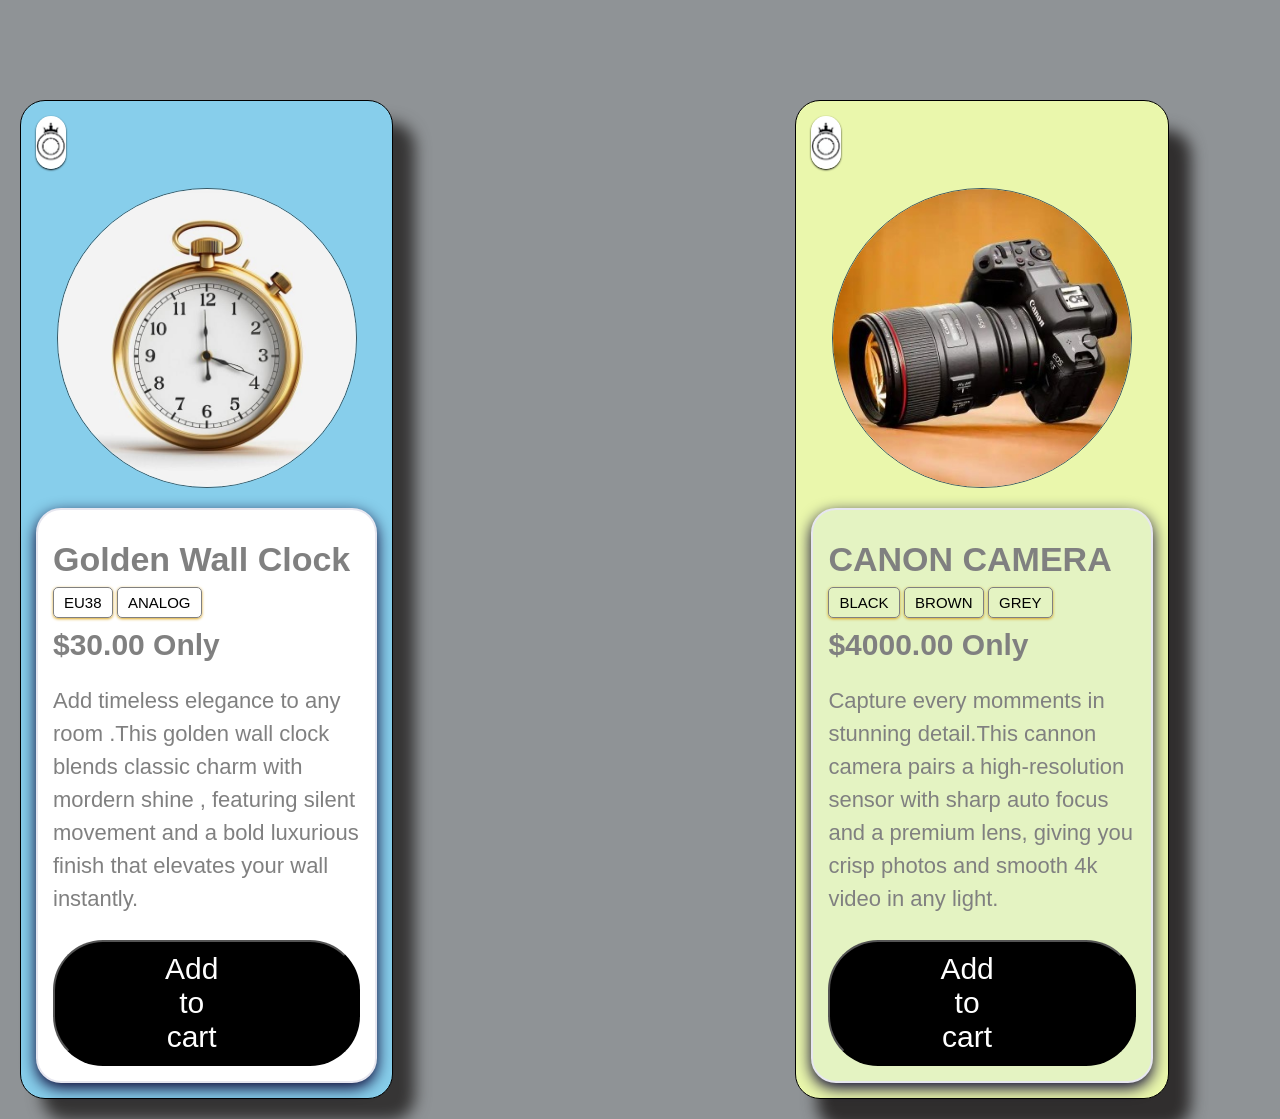
<file: index.html>
<!DOCTYPE html>
<html lang="en">
<head>
    <meta charset="UTF-8">
    <meta name="viewport" content="width=device-width, initial-scale=1.0">
    <title>Document</title>
    <link rel="stylesheet" href="./style.css">
    <link rel="stylesheet" href="./productcard2.css">
    <link rel="stylesheet" href="./styles2.css">
</head>
<body align="center">
 <div  class="cards">
  <div class="card">
    <img src="./images/252239.jpg" alt="logo" class="logo">
    <img src="./images/263743.jpg" alt="clock" width="300px" class="product" >
     <div class="details">
      <p class="title"><b>Golden Wall Clock</b></p>

        <div class="button">
           <button class="one">EU38</button> 
           <button class="two">ANALOG</button>
           <p class="price"><b>$30.00 Only</b></p>
        </div>

        <p class="paragraph">
          Add timeless elegance to any room .This golden wall clock blends classic charm with mordern shine , featuring silent movement and a bold luxurious finish that elevates your wall instantly.  
        </p>

        <button class="txt"><a href="./index.html">Add to cart</a></button>
        </div>   
    </div>






    <!-- product card two -->
     <div class="card2">
      <img src="./images/252239.jpg" alt="logo" class="shape">
      <img src="./images/332132.jpg" alt="camera" class="camera" width="300px">
       <div class="detai">
      <p class="defination"><b>CANON CAMERA</b></p>

        <div class="botton">
           <button class="three">BLACK</button> 
           <button class="four">BROWN</button>
           <button class="five">GREY</button>
           <p class="money"><b>$4000.00 Only</b></p>
        </div>

        <p class="word">
          Capture every momments in stunning detail.This cannon camera pairs a high-resolution sensor with sharp auto focus and a premium lens, giving you crisp photos and smooth 4k video in any light.
        </p>

        <button class="text"><a href="./index.html">Add to cart</a></button>
        </div>
      </div>




       <!-- product 3 -->
    <div class="card3">
      <img src="./images/252239.jpg" alt="logo" class="shap">
      <img src="./images/332129.jpg" alt="camera" class="camer" width="240px">
       <div class="deta">
      <p class="definate"><b>SONY CAMERA</b></p>

        <div class="buotton">
           <button class="six">BLACK</button> 
           <button class="seven">BROWN</button>
           <button class="eight">GREY</button>
           <p class="kudi"><b>$10,000.00 Only</b></p>
        </div>

        <p class="worrd">
          Capture every momments in stunning detail.This cannon camera pairs a high-resolution sensor with sharp auto focus and a premium lens, giving you crisp photos and smooth 4k video in any light.
        </p>

        <button class="texxt"><a href="./index.html">Add to cart</a></button>
        </div>
     </div>
 </div>
</body>
</html>
</file>
<file: style.css>
* {
    margin: 0px;
    padding: 0px;
    box-sizing: border-box;
}


body{
    background-color: rgb(143, 147, 150);
}


.card{
    background-color: skyblue;
    border: 1px solid black;
    margin: 100px 0px 20px 20px;
    padding: 15px;
    border-radius: 8px;
    color: grey;
    max-width: 470px;
    font-family: Arial, Helvetica, sans-serif;
    text-align: left;
    border-radius: 25px;
    box-shadow: 22px 22px 15px rgb(54, 53, 53);
}

.product{
    margin: 15px auto 0 auto;
    border: 1px solid rgb(56, 88 , 100);
    border-radius: 300px;
    display: block;
}

.logo{
    max-width:30px;
    border-radius: 500px;
    box-shadow: 0 1px 2px black;
}
.details{
    background-color: white;
    padding: 15px;
    margin-top: 20px ;
    border-radius: 25px;
    border: 2px solid rgb(231, 231, 240);
    box-shadow: 0px 5px 15px rgb(9, 2, 49);
}
.title{
    font-size: 34px;
    margin: 15px 0 0px 0;
    background-color:transparent;
}

.button{
    margin-top: 8px;
    gap: 8px;
    background-color:transparent;
}

.one{
    padding: 6px 10px;
    border: 1px solid grey;
    border-radius: 5px;
    background-color: transparent;
    font-size: 15px;
    box-shadow: 0px 1px 3px goldenrod;
}

.two{
     padding: 6px 10px;
    border: 1px solid grey;
    border-radius: 5px;
    background-color: transparent;
    font-size: 15px;
     box-shadow: 0px 1px 3px goldenrod;
}

.price{
    font-size: 30px;
    margin: 10px 0 0 0;
}

.paragraph{
    font-family: Arial, Helvetica, sans-serif;
    font-size: 22px;
    line-height: 1.5;
    padding: 10px 0 0 0;
    margin-bottom: 25px;
    background-color: transparent;
    margin-top: 12px;
}

.txt{
    padding: 10px 140px 10px 110px;
    font-size: 30px;
    background-color: black;
    border-radius: 50px;
    color: white;
}

a{
    color: white;
    text-decoration: none;
}
</file>
<file: productcard2.css>
* {
    margin: 0px;
    box-sizing: border-box;
    padding: 0px;
}


.cards{
    display:flex;
    gap: 2px;
}
.card2{
    background-color: rgb(234, 247, 172);
    border: 1px solid black;
    margin: 100px 0px 20px 400px;
    padding: 15px;
    border-radius: 8px;
    color: grey;
    max-width: 470px;
    font-family: Arial, Helvetica, sans-serif;
    text-align: left;
    border-radius: 25px;
    box-shadow: 22px 30px 15px rgb(48, 46, 46);
    margin-top: auto;
}

.camera{
    margin: 15px auto 0 auto;
    border: 1px solid rgb(56, 88 , 100);
    border-radius: 300px;
    display: block;
}

.shape{
    max-width:30px;
    border-radius: 500px;
    box-shadow: 0 1px 2px black;
}
.detai{
    background-color: rgb(228, 243, 194);
    padding: 15px;
    margin-top: 20px ;
    border-radius: 25px;
    border: 2px solid rgb(231, 231, 240);
    box-shadow: 0px 5px 15px rgb(9, 2, 49);
}
.defination{
    font-size: 34px;
    margin: 15px 0 0px 0;
    background-color:transparent;
}

.botton{
    margin-top: 8px;
    gap: 8px;
    background-color:transparent;
}

.three{
    padding: 6px 10px;
    border: 1px solid grey;
    border-radius: 5px;
    background-color: transparent;
    font-size: 15px;
    box-shadow: 0px 1px 3px goldenrod;
}

.four{
     padding: 6px 10px;
    border: 1px solid grey;
    border-radius: 5px;
    background-color: transparent;
    font-size: 15px;
     box-shadow: 0px 1px 3px goldenrod;
}

.five{
     padding: 6px 10px;
    border: 1px solid grey;
    border-radius: 5px;
    background-color: transparent;
    font-size: 15px;
     box-shadow: 0px 1px 3px goldenrod;
}
.money{
    font-size: 30px;
    margin: 10px 0 0 0;
}

.word{
    font-family: Arial, Helvetica, sans-serif;
    font-size: 22px;
    line-height: 1.5;
    padding: 10px 0 0 0;
    margin-bottom: 25px;
    background-color: transparent;
    margin-top: 12px;
}

.text{
    padding: 10px 140px 10px 110px;
    font-size: 30px;
    background-color: black;
    border-radius: 50px;
    color: white;
}

a{
    color: white;
    text-decoration: none;
}
</file>
<file: styles2.css>
* {
    margin: 0px;
    padding: 0px;
    box-sizing: border-box;
}

.card3{
    background-color:rgb(202, 150, 145);
    border: 1px solid black;
    margin: 100px 0px 20px 400px;
    padding: 15px;
    border-radius: 8px;
    color: grey;
    max-width: 470px;
    font-family: Arial, Helvetica, sans-serif;
    text-align: left;
    border-radius: 25px;
    box-shadow: 22px 30px 15px rgb(48, 46, 46);
    margin-top: auto;
}

.camer{
    margin: 15px auto 0 auto;
    border: 1px solid rgb(56, 88 , 100);
    border-radius: 300px;
    display: block;
}

.shap{
    max-width:30px;
    border-radius: 500px;
    box-shadow: 0 1px 2px black;
}
.deta{
    background-color: rgb(200, 207, 183);
    padding: 15px;
    margin-top: 20px ;
    border-radius: 25px;
    border: 2px solid rgb(231, 231, 240);
    box-shadow: 0px 5px 15px rgb(9, 2, 49);
}
.definate{
    font-size: 34px;
    margin: 15px 0 0px 0;
    background-color:transparent;
}

.buotton{
    margin-top: 8px;
    gap: 8px;
    background-color:transparent;
}

.six{
    padding: 6px 10px;
    border: 1px solid grey;
    border-radius: 5px;
    background-color: transparent;
    font-size: 15px;
    box-shadow: 0px 1px 3px goldenrod;
}

.seven{
     padding: 6px 10px;
    border: 1px solid grey;
    border-radius: 5px;
    background-color: transparent;
    font-size: 15px;
     box-shadow: 0px 1px 3px goldenrod;
}

.eight{
     padding: 6px 10px;
    border: 1px solid grey;
    border-radius: 5px;
    background-color: transparent;
    font-size: 15px;
     box-shadow: 0px 1px 3px goldenrod;
}
.kudi{
    font-size: 30px;
    margin: 10px 0 0 0;
}

.worrd{
    font-family: Arial, Helvetica, sans-serif;
    font-size: 22px;
    line-height: 1.5;
    padding: 10px 0 0 0;
    margin-bottom: 25px;
    background-color: transparent;
    margin-top: 12px;
}

.texxt{
    padding: 10px 140px 10px 110px;
    font-size: 30px;
    background-color: black;
    border-radius: 50px;
    color: white;
}

a{
    color: white;
    text-decoration: none;
}
</file>
